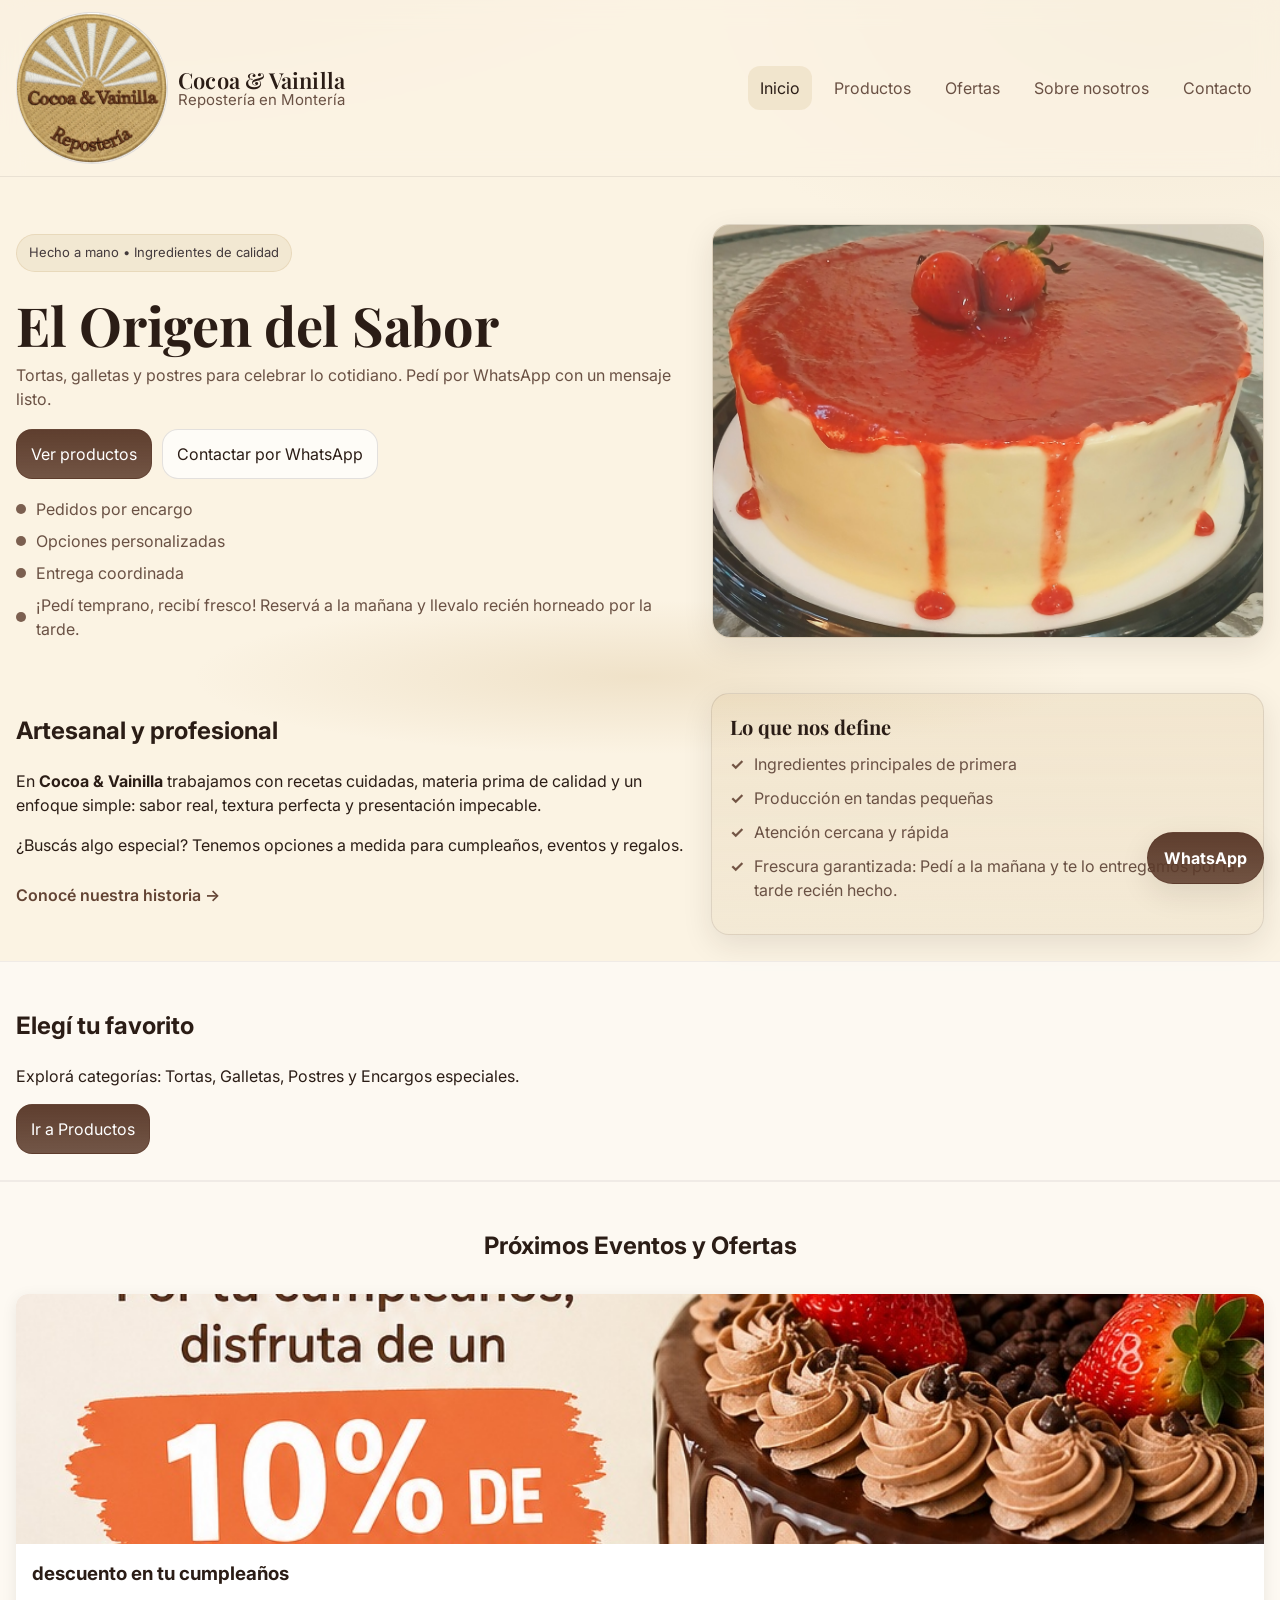
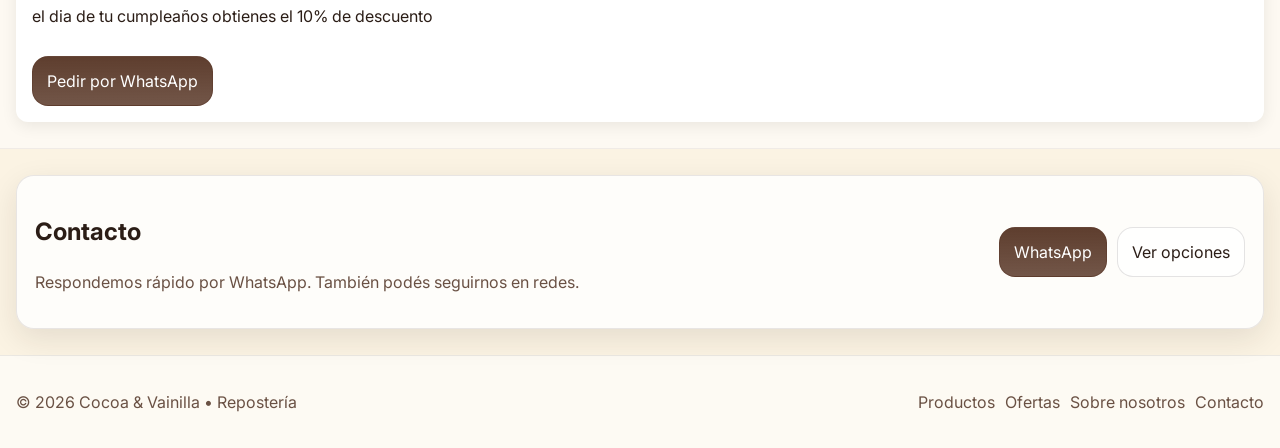
<file: index.html>
<!doctype html>
<html lang="es">
<head>
  <meta charset="utf-8" />
  <meta name="viewport" content="width=device-width, initial-scale=1" />
  <meta name="description" content="Cocoa & Vainilla: repostería artesanal en Montería. Tortas, galletas, postres y encargos especiales. Pedidos por WhatsApp." />
  <title>Cocoa &amp; Vainilla | Repostería artesanal en Montería</title>

  <meta name="robots" content="index,follow" />
  <link rel="canonical" href="https://reposteriacocoayvainilla.co/" />

  <meta property="og:site_name" content="Cocoa & Vainilla" />
  <meta property="og:type" content="website" />
  <meta property="og:url" content="https://reposteriacocoayvainilla.co/" />
  <meta property="og:title" content="Cocoa & Vainilla | Repostería artesanal en Montería" />
  <meta property="og:description" content="Tortas, galletas, postres y encargos especiales. Pedí por WhatsApp." />
  <meta property="og:image" content="https://reposteriacocoayvainilla.co/og-image.png" />
  <meta property="og:image:width" content="1200" />
  <meta property="og:image:height" content="630" />

  <meta name="twitter:card" content="summary_large_image" />
  <meta name="twitter:title" content="Cocoa & Vainilla | Repostería artesanal en Montería" />
  <meta name="twitter:description" content="Tortas, galletas, postres y encargos especiales. Pedí por WhatsApp." />
  <meta name="twitter:image" content="https://reposteriacocoayvainilla.co/og-image.png" />

  <link rel="preconnect" href="https://fonts.googleapis.com">
  <link rel="preconnect" href="https://fonts.gstatic.com" crossorigin>
  <link href="https://fonts.googleapis.com/css2?family=Inter:wght@300;400;600&family=Playfair+Display:wght@500;600&display=swap" rel="stylesheet">

  <link rel="stylesheet" href="styles.css" />

  <link rel="icon" href="favicon.ico" sizes="any" />
  <link rel="icon" type="image/png" href="favicon-32x32.png" sizes="32x32" />
  <link rel="apple-touch-icon" href="apple-touch-icon.png" />
</head>
<body>
  <a class="skip-link" href="#contenido">Saltar al contenido</a>

  <header class="site-header" data-header>
    <div class="container header-inner">
      <a class="brand" href="index.html" aria-label="Ir al inicio">
        <img src="logo.jpg" alt="Cocoa & Vainilla" width="28" height="28" />
        <span class="brand-text">
          <strong>Cocoa &amp; Vainilla</strong>
          <span>Repostería en Montería</span>
        </span>
      </a>

      <button class="nav-toggle" type="button" aria-expanded="false" aria-controls="site-nav" data-nav-toggle>
        <span class="sr-only">Abrir menú</span>
        <span class="nav-toggle-bars" aria-hidden="true"></span>
      </button>

      <nav id="site-nav" class="site-nav" data-nav>
        <a href="index.html" aria-current="page">Inicio</a>
        <a href="products.html">Productos</a>
        <a href="ofertas.html">Ofertas</a>
        <a href="about.html">Sobre nosotros</a>
        <a href="contact.html">Contacto</a>
      </nav>
    </div>
  </header>

  <main id="contenido">
    <!-- 1. INICIO / HERO -->
    <section class="hero" aria-label="Presentación">
      <div class="container hero-grid">
        <div class="hero-copy">
          <p class="chip">Hecho a mano • Ingredientes de calidad</p>
          <h1>El Origen del Sabor</h1>
          <p class="lead">
            Tortas, galletas y postres para celebrar lo cotidiano.
            Pedí por WhatsApp con un mensaje listo.
          </p>

          <div class="hero-actions">
            <a class="btn btn-primary" href="products.html">Ver productos</a>
            <a class="btn btn-ghost" href="#contacto" data-whatsapp-link data-whatsapp-message="Hola, estoy interesado en sus productos de repostería.">
              Contactar por WhatsApp
            </a>
          </div>

          <ul class="hero-highlights" aria-label="Beneficios">
            <li>Pedidos por encargo</li>
            <li>Opciones personalizadas</li>
            <li>Entrega coordinada</li>
             <li>¡Pedí temprano, recibí fresco! Reservá a la mañana y llevalo recién horneado por la tarde.</li>
          </ul>
        </div>

        <div class="hero-media" aria-hidden="true">
          <img class="hero-image" src="hero-1.jpg" alt="Torta artesanal Cocoa & Vainilla" />
        </div>
      </div>
      <div class="hero-glow" aria-hidden="true"></div>
    </section>

    <!-- 4. SOBRE NOSOTROS (resumen en inicio) -->
    <section class="section" data-animate>
      <div class="container two-col">
        <div>
          <h2>Artesanal y profesional</h2>
          <p>
            En <strong>Cocoa &amp; Vainilla</strong> trabajamos con recetas cuidadas, materia prima de calidad
            y un enfoque simple: sabor real, textura perfecta y presentación impecable.
          </p>
          <p>
            ¿Buscás algo especial? Tenemos opciones a medida para cumpleaños, eventos y regalos.
          </p>
          <a class="text-link" href="about.html">Conocé nuestra historia →</a>
        </div>
        <div class="card card-soft">
          <h3 class="card-title">Lo que nos define</h3>
          <ul class="check-list">
            <li>Ingredientes principales de primera</li>
            <li>Producción en tandas pequeñas</li>
            <li>Atención cercana y rápida</li>
              <li>Frescura garantizada: Pedí a la mañana y te lo entregamos por la tarde recién hecho.</li>
          </ul>
        </div>
      </div>
    </section>

    <!-- CTA a productos -->
    <section class="section section-alt" data-animate>
      <div class="container cta">
        <div>
          <h2>Elegí tu favorito</h2>
          <p>Explorá categorías: Tortas, Galletas, Postres y Encargos especiales.</p>
        </div>
        <a class="btn btn-primary" href="products.html">Ir a Productos</a>
      </div>
    </section>
<section class="section section-alt" id="ofertas-feed">
  <div class="container">
    <h2 style="text-align: center; margin-bottom: 30px;">Próximos Eventos y Ofertas</h2>
    <div id="offers-feed" class="offers-grid">
      </div>
  </div>
</section>
    <!-- 5. CONTACTO (mini en inicio) -->
    <section id="contacto" class="section" data-animate>
      <div class="container">
        <div class="contact-card">
          <div>
            <h2>Contacto</h2>
            <p class="muted">Respondemos rápido por WhatsApp. También podés seguirnos en redes.</p>
          </div>

          <div class="contact-actions">
            <a class="btn btn-primary" href="#" data-whatsapp-link data-whatsapp-message="Hola, estoy interesado en sus productos de repostería.">WhatsApp</a>
            <a class="btn btn-ghost" href="contact.html">Ver opciones</a>
          </div>
        </div>
      </div>
    </section>
  </main>

  <footer class="site-footer">
    <div class="container footer-inner">
      <p class="muted">© <span data-year></span> Cocoa &amp; Vainilla • Repostería</p>
      <div class="footer-links">
        <a href="products.html">Productos</a>
        <a href="ofertas.html">Ofertas</a>
        <a href="about.html">Sobre nosotros</a>
        <a href="contact.html">Contacto</a>
      </div>
    </div>
  </footer>

  <a class="wa-float" href="#" data-whatsapp-link aria-label="Escribir por WhatsApp">WhatsApp</a>

 <!-- Panel de administración local (versión mejorada) -->
<div id="admin-panel" style="display:none; position:fixed; top:0; left:0; width:100vw; height:100vh; background:rgba(0,0,0,0.65); z-index:9999; align-items:flex-start; justify-content:center; overflow-y:auto; padding:20px 12px;">
  <div style="background:#fff; padding:32px; border-radius:12px; max-width:520px; width:100%; box-shadow:0 8px 32px #0002; position:relative; margin:auto;">
    <button id="admin-close" style="position:absolute; top:12px; right:12px; font-size:24px; background:none; border:none; cursor:pointer; color:#666;">×</button>
    
    <h2>Editar productos</h2>
    
    <select id="admin-product-select" style="width:100%; margin-bottom:16px; padding:10px;"></select>
    
    <div style="display:flex; gap:8px; margin-bottom:12px;">
      <select id="admin-category" style="flex:1; padding:10px;"></select>
      <input id="admin-new-category" placeholder="Nueva categoría" style="flex:1; padding:10px;" />
      <button id="admin-add-category" style="padding:0 14px;">+</button>
    </div>

    <input id="admin-name" placeholder="Nombre del producto" style="width:100%; margin-bottom:10px; padding:10px;" />
    <textarea id="admin-desc" placeholder="Descripción completa" style="width:100%; height:80px; margin-bottom:10px; padding:10px;"></textarea>
    <input id="admin-price" placeholder="Precio base (COP)" type="number" style="width:100%; margin-bottom:10px; padding:10px;" />
    <label for="admin-price-type" style="display:block; font-size:13px; color:#888; margin-bottom:4px;">Tipo de precio</label>
    <select id="admin-price-type" style="width:100%; margin-bottom:10px; padding:10px;">
      <option value="fixed">Precio fijo</option>
      <option value="from">Desde (precio mínimo)</option>
      <option value="variable">Precio variable</option>
      <option value="quote">Cotizar</option>
      <option value="custom">Referencia (personalizado)</option>
    </select>
    <input id="admin-image" placeholder="URL de imagen (opcional)" style="width:100%; margin-bottom:10px; padding:10px;" />
    
    <input id="admin-image-file" type="file" accept="image/*" style="width:100%; margin-bottom:12px;" />
    <img id="admin-image-preview" style="display:none; max-width:100%; margin-bottom:12px; border-radius:8px;" alt="Vista previa" />

    <div style="display:flex; gap:12px; margin-top:20px;">
      <button id="admin-save" style="flex:1; background:#c7a56b; color:white; border:none; padding:14px; border-radius:8px; font-weight:bold; font-size:16px;">
        Guardar cambios
      </button>
      <button id="admin-delete" style="flex:1; background:#e74c3c; color:white; border:none; padding:14px; border-radius:8px; font-weight:bold; font-size:16px; display:none;">
        Eliminar producto
      </button>
    </div>

    <p style="font-size:13px; color:#888; margin-top:16px; text-align:center;">
      <hr style="margin: 20px 0; border: 0; border-top: 1px solid #eee;">
<h3>Gestionar Ofertas (Feed)</h3>
<select id="admin-offer-select" style="width:100%; margin-bottom:12px; padding:10px;"></select>
<input id="admin-offer-title" placeholder="Título de la oferta (ej: 2x1 Martes)" style="width:100%; margin-bottom:10px; padding:10px;" />
<textarea id="admin-offer-desc" placeholder="Descripción de la oferta..." style="width:100%; height:60px; margin-bottom:10px; padding:10px;"></textarea>

<div style="display:flex; gap:8px; margin-bottom:10px;">
  <label style="flex:1; font-size:12px; color:#888;">Desde
    <input id="admin-offer-start" type="date" style="width:100%; margin-top:4px; padding:8px;" />
  </label>
  <label style="flex:1; font-size:12px; color:#888;">Hasta
    <input id="admin-offer-end" type="date" style="width:100%; margin-top:4px; padding:8px;" />
  </label>
</div>

<label style="display:flex; align-items:center; gap:8px; font-size:13px; color:#555; margin-bottom:10px;">
  <input id="admin-offer-active" type="checkbox" checked /> Publicada (visible en la web)
</label>

<div style="display:flex; gap:12px;">
  <button id="admin-offer-save" style="flex:1; background:#4CAF50; color:white; border:none; padding:10px; border-radius:6px; font-weight:bold;">
    Guardar Oferta
  </button>
  <button id="admin-offer-delete" style="flex:1; background:#e74c3c; color:white; border:none; padding:10px; border-radius:6px; font-weight:bold; display:none;">
    Eliminar Oferta
  </button>
</div>
      Solo visible para ti (IndexedDB local)
    </p>
  </div>
</div>
  <script src="script.js" defer></script>
  <script type="module" src="offers.js"></script>
  <script type="module" src="admin.js"></script>
</body>
</html>
</file>
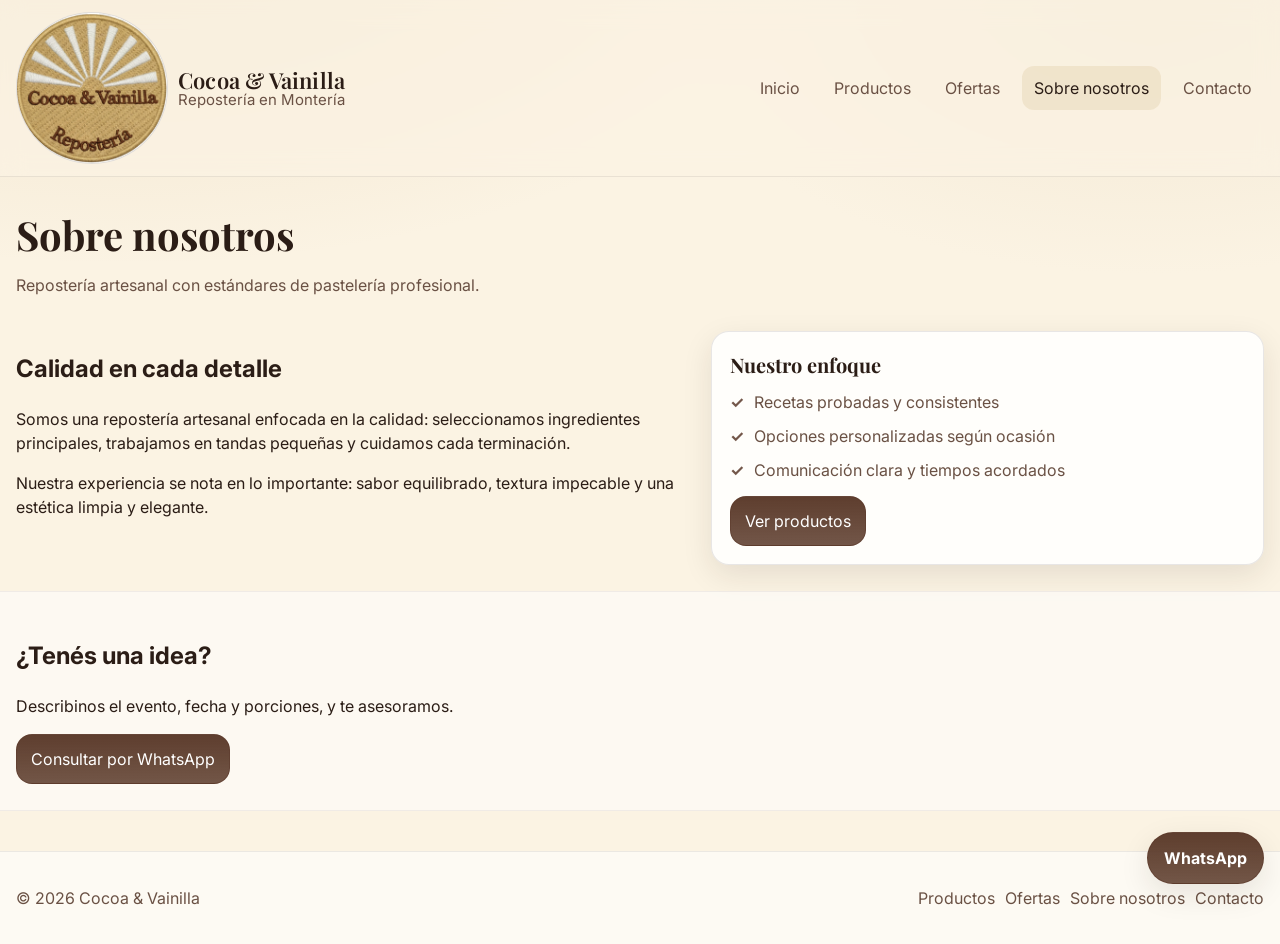
<file: about.html>
<!doctype html>
<html lang="es">
<head>
  <meta charset="utf-8" />
  <meta name="viewport" content="width=device-width, initial-scale=1" />
  <meta name="description" content="Conocé Cocoa & Vainilla: repostería artesanal en Montería con enfoque en calidad, ingredientes y atención cercana." />
  <title>Sobre nosotros | Cocoa &amp; Vainilla</title>

  <meta name="robots" content="index,follow" />
  <link rel="canonical" href="https://reposteriacocoayvainilla.co/about.html" />

  <meta property="og:site_name" content="Cocoa & Vainilla" />
  <meta property="og:type" content="website" />
  <meta property="og:url" content="https://reposteriacocoayvainilla.co/about.html" />
  <meta property="og:title" content="Sobre nosotros | Cocoa & Vainilla" />
  <meta property="og:description" content="Calidad en cada detalle: recetas cuidadas, tandas pequeñas y presentación impecable." />
  <meta property="og:image" content="https://reposteriacocoayvainilla.co/og-image.png" />
  <meta property="og:image:width" content="1200" />
  <meta property="og:image:height" content="630" />

  <meta name="twitter:card" content="summary_large_image" />
  <meta name="twitter:title" content="Sobre nosotros | Cocoa & Vainilla" />
  <meta name="twitter:description" content="Calidad en cada detalle: recetas cuidadas, tandas pequeñas y presentación impecable." />
  <meta name="twitter:image" content="https://reposteriacocoayvainilla.co/og-image.png" />

  <link rel="preconnect" href="https://fonts.googleapis.com">
  <link rel="preconnect" href="https://fonts.gstatic.com" crossorigin>
  <link href="https://fonts.googleapis.com/css2?family=Inter:wght@300;400;600&family=Playfair+Display:wght@500;600&display=swap" rel="stylesheet">

  <link rel="stylesheet" href="styles.css" />

  <link rel="icon" href="favicon.ico" sizes="any" />
  <link rel="icon" type="image/png" href="favicon-32x32.png" sizes="32x32" />
  <link rel="apple-touch-icon" href="apple-touch-icon.png" />
</head>
<body>
  <a class="skip-link" href="#contenido">Saltar al contenido</a>

  <header class="site-header" data-header>
    <div class="container header-inner">
      <a class="brand" href="index.html" aria-label="Ir al inicio">
        <img src="logo.jpg" alt="Cocoa & Vainilla" width="28" height="28" />
        <span class="brand-text">
          <strong>Cocoa &amp; Vainilla</strong>
          <span>Repostería en Montería</span>
        </span>
      </a>

      <button class="nav-toggle" type="button" aria-expanded="false" aria-controls="site-nav" data-nav-toggle>
        <span class="sr-only">Abrir menú</span>
        <span class="nav-toggle-bars" aria-hidden="true"></span>
      </button>

      <nav id="site-nav" class="site-nav" data-nav>
        <a href="index.html">Inicio</a>
        <a href="products.html">Productos</a>
        <a href="ofertas.html">Ofertas</a>
        <a href="about.html" aria-current="page">Sobre nosotros</a>
        <a href="contact.html">Contacto</a>
      </nav>
    </div>
  </header>

  <main id="contenido" class="page">
    <section class="page-hero" data-animate>
      <div class="container">
        <h1>Sobre nosotros</h1>
        <p class="lead">Repostería artesanal con estándares de pastelería profesional.</p>
      </div>
    </section>

    <section class="section" data-animate>
      <div class="container two-col">
        <div>
          <h2>Calidad en cada detalle</h2>
          <p>
            Somos una repostería artesanal enfocada en la calidad: seleccionamos ingredientes principales,
            trabajamos en tandas pequeñas y cuidamos cada terminación.
          </p>
          <p>
            Nuestra experiencia se nota en lo importante: sabor equilibrado, textura impecable y una estética
            limpia y elegante.
          </p>
        </div>

        <div class="card">
          <h3 class="card-title">Nuestro enfoque</h3>
          <ul class="check-list">
            <li>Recetas probadas y consistentes</li>
            <li>Opciones personalizadas según ocasión</li>
            <li>Comunicación clara y tiempos acordados</li>
          </ul>
          <a class="btn btn-primary" href="products.html">Ver productos</a>
        </div>
      </div>
    </section>

    <section class="section section-alt" data-animate>
      <div class="container">
        <div class="cta">
          <div>
            <h2>¿Tenés una idea?</h2>
            <p>Describinos el evento, fecha y porciones, y te asesoramos.</p>
          </div>
          <a class="btn btn-primary" href="#" data-whatsapp-link data-whatsapp-message="Hola, estoy interesado en sus productos de repostería.">Consultar por WhatsApp</a>
        </div>
      </div>
    </section>
  </main>

  <footer class="site-footer">
    <div class="container footer-inner">
      <p class="muted">© <span data-year></span> Cocoa &amp; Vainilla</p>
      <div class="footer-links">
        <a href="products.html">Productos</a>
        <a href="ofertas.html">Ofertas</a>
        <a href="about.html">Sobre nosotros</a>
        <a href="contact.html">Contacto</a>
      </div>
    </div>
  </footer>

  <a class="wa-float" href="#" data-whatsapp-link aria-label="Escribir por WhatsApp">WhatsApp</a>

  <script src="script.js" defer></script>
</body>
</html>
</file>
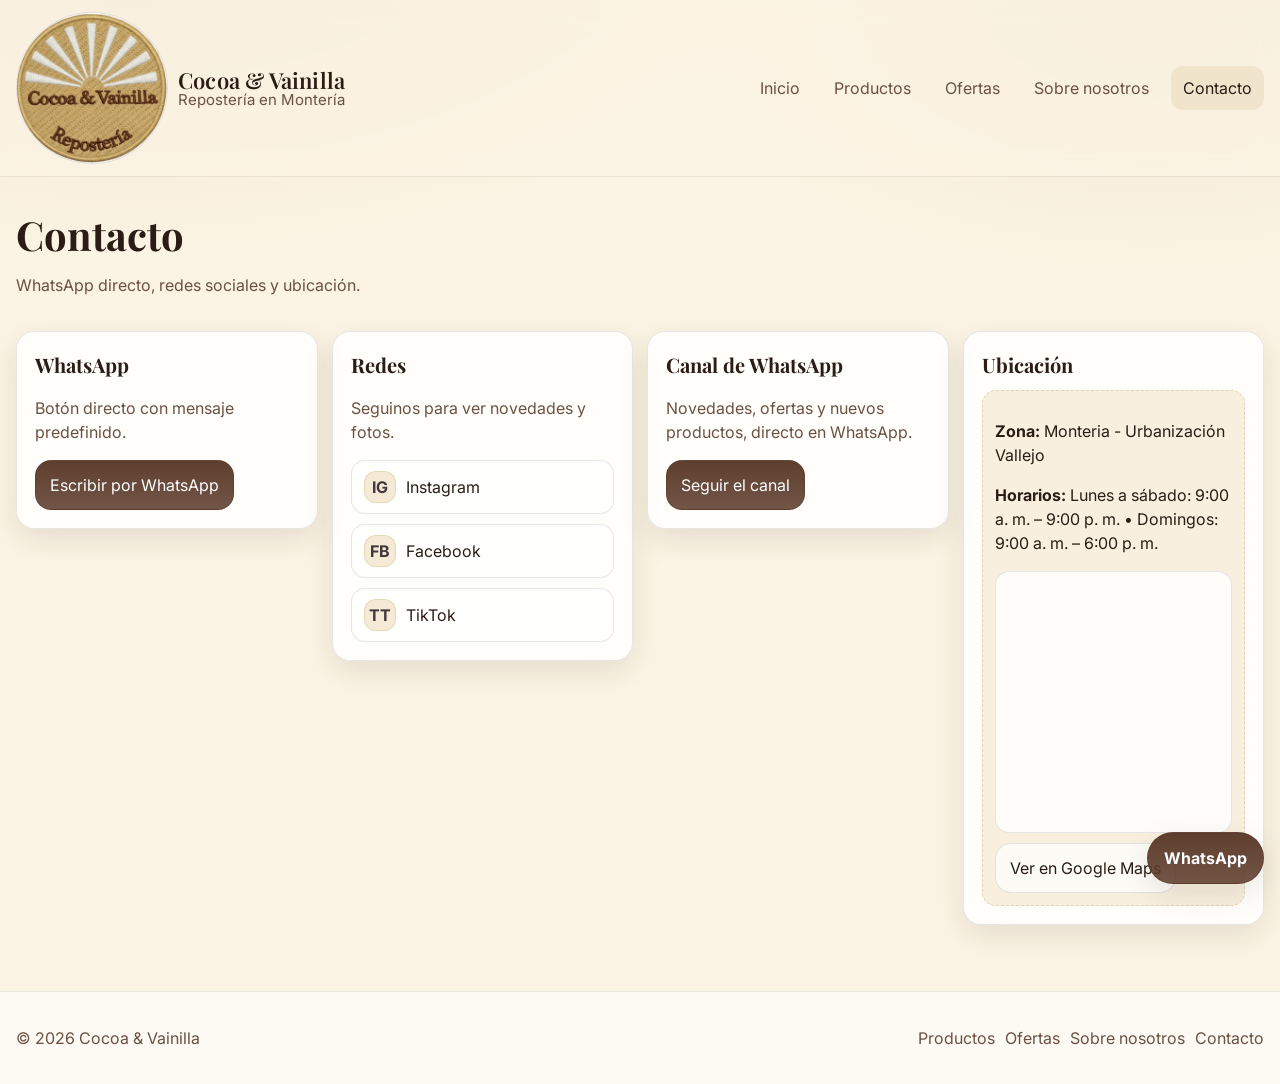
<file: contact.html>
<!doctype html>
<html lang="es">
<head>
  <meta charset="utf-8" />
  <meta name="viewport" content="width=device-width, initial-scale=1" />
  <meta name="description" content="Contacto de Cocoa & Vainilla en Montería: WhatsApp, redes sociales, ubicación en Urbanización Vallejo y horarios." />
  <title>Contacto | Cocoa &amp; Vainilla</title>

  <meta name="robots" content="index,follow" />
  <link rel="canonical" href="https://reposteriacocoayvainilla.co/contact.html" />

  <meta property="og:site_name" content="Cocoa & Vainilla" />
  <meta property="og:type" content="website" />
  <meta property="og:url" content="https://reposteriacocoayvainilla.co/contact.html" />
  <meta property="og:title" content="Contacto | Cocoa & Vainilla" />
  <meta property="og:description" content="WhatsApp directo, redes sociales, ubicación y horarios. Urbanización Vallejo, Montería." />
  <meta property="og:image" content="https://reposteriacocoayvainilla.co/og-image.png" />
  <meta property="og:image:width" content="1200" />
  <meta property="og:image:height" content="630" />

  <meta name="twitter:card" content="summary_large_image" />
  <meta name="twitter:title" content="Contacto | Cocoa & Vainilla" />
  <meta name="twitter:description" content="WhatsApp directo, redes sociales, ubicación y horarios. Urbanización Vallejo, Montería." />
  <meta name="twitter:image" content="https://reposteriacocoayvainilla.co/og-image.png" />

  <link rel="preconnect" href="https://fonts.googleapis.com">
  <link rel="preconnect" href="https://fonts.gstatic.com" crossorigin>
  <link href="https://fonts.googleapis.com/css2?family=Inter:wght@300;400;600&family=Playfair+Display:wght@500;600&display=swap" rel="stylesheet">

  <link rel="stylesheet" href="styles.css" />

  <link rel="icon" href="favicon.ico" sizes="any" />
  <link rel="icon" type="image/png" href="favicon-32x32.png" sizes="32x32" />
  <link rel="apple-touch-icon" href="apple-touch-icon.png" />
</head>
<body>
  <a class="skip-link" href="#contenido">Saltar al contenido</a>

  <header class="site-header" data-header>
    <div class="container header-inner">
      <a class="brand" href="index.html" aria-label="Ir al inicio">
        <img src="logo.jpg" alt="Cocoa & Vainilla" width="28" height="28" />
        <span class="brand-text">
          <strong>Cocoa &amp; Vainilla</strong>
          <span>Repostería en Montería</span>
        </span>
      </a>

      <button class="nav-toggle" type="button" aria-expanded="false" aria-controls="site-nav" data-nav-toggle>
        <span class="sr-only">Abrir menú</span>
        <span class="nav-toggle-bars" aria-hidden="true"></span>
      </button>

      <nav id="site-nav" class="site-nav" data-nav>
        <a href="index.html">Inicio</a>
        <a href="products.html">Productos</a>
        <a href="ofertas.html">Ofertas</a>
        <a href="about.html">Sobre nosotros</a>
        <a href="contact.html" aria-current="page">Contacto</a>
      </nav>
    </div>
  </header>

  <main id="contenido" class="page">
    <section class="page-hero" data-animate>
      <div class="container">
        <h1>Contacto</h1>
        <p class="lead">WhatsApp directo, redes sociales y ubicación.</p>
      </div>
    </section>

    <section class="section" data-animate>
      <div class="container contact-grid">
        <div class="card">
          <h2 class="card-title">WhatsApp</h2>
          <p class="muted">Botón directo con mensaje predefinido.</p>
          <a class="btn btn-primary" href="#" data-whatsapp-link data-whatsapp-message="Hola, estoy interesado en sus productos de repostería.">Escribir por WhatsApp</a>
        </div>

        <div class="card">
          <h2 class="card-title">Redes</h2>
          <p class="muted">Seguinos para ver novedades y fotos.</p>
          <div class="social-links">
            <a class="social" href="https://www.instagram.com/cocoayvainillamonteria/" target="_blank" rel="noreferrer">
              <span class="social-icon" aria-hidden="true">IG</span>
              <span>Instagram</span>
            </a>
            <a class="social" href="https://www.facebook.com/cocoayvainillas/" target="_blank" rel="noreferrer">
              <span class="social-icon" aria-hidden="true">FB</span>
              <span>Facebook</span>
            </a>
            <a class="social" href="https://www.tiktok.com/@cocoayvainillamonteria" target="_blank" rel="noreferrer">
              <span class="social-icon" aria-hidden="true">TT</span>
              <span>TikTok</span>
            </a>
          </div>
        </div>

        <div class="card">
          <h2 class="card-title">Canal de WhatsApp</h2>
          <p class="muted">Novedades, ofertas y nuevos productos, directo en WhatsApp.</p>
          <a class="btn btn-primary" href="https://whatsapp.com/channel/0029Va5mctK9sBID65fqrt33" target="_blank" rel="noreferrer">Seguir el canal</a>
        </div>

        <div class="card">
          <h2 class="card-title">Ubicación</h2>
          <div class="location-box">
            <p><strong>Zona:</strong> Monteria - Urbanización Vallejo</p>
            <p><strong>Horarios:</strong> Lunes a sábado: 9:00 a. m. – 9:00 p. m. • Domingos: 9:00 a. m. – 6:00 p. m.</p>

            <div class="map-embed" aria-label="Mapa de ubicación">
              <iframe
                title="Mapa de Cocoa & Vainilla"
                loading="lazy"
                referrerpolicy="no-referrer-when-downgrade"
                src="https://www.google.com/maps?q=Cocoa%20y%20Vainilla%20Reposter%C3%ADa&ll=8.7545735,-75.8995759&z=20&output=embed">
              </iframe>
            </div>

            <div class="contact-actions" style="margin-top: 10px;">
              <a class="btn btn-ghost" href="https://www.google.com/maps/place/Cocoa+y+Vainilla+Reposter%C3%ADa/@8.7545349,-75.8996526,20.25z/data=!4m6!3m5!1s0x8e5a2fe91d3d0db5:0xeb01cf75e0e7cfb4!8m2!3d8.7545735!4d-75.8995759!16s%2Fg%2F11x2y6gdbt?entry=ttu" target="_blank" rel="noreferrer">Ver en Google Maps</a>
            </div>
          </div>
        </div>
      </div>
    </section>
  </main>

  <footer class="site-footer">
    <div class="container footer-inner">
      <p class="muted">© <span data-year></span> Cocoa &amp; Vainilla</p>
      <div class="footer-links">
        <a href="products.html">Productos</a>
        <a href="ofertas.html">Ofertas</a>
        <a href="about.html">Sobre nosotros</a>
        <a href="contact.html">Contacto</a>
      </div>
    </div>
  </footer>

  <a class="wa-float" href="#" data-whatsapp-link aria-label="Escribir por WhatsApp">WhatsApp</a>

  <script src="script.js" defer></script>
</body>
</html>
</file>
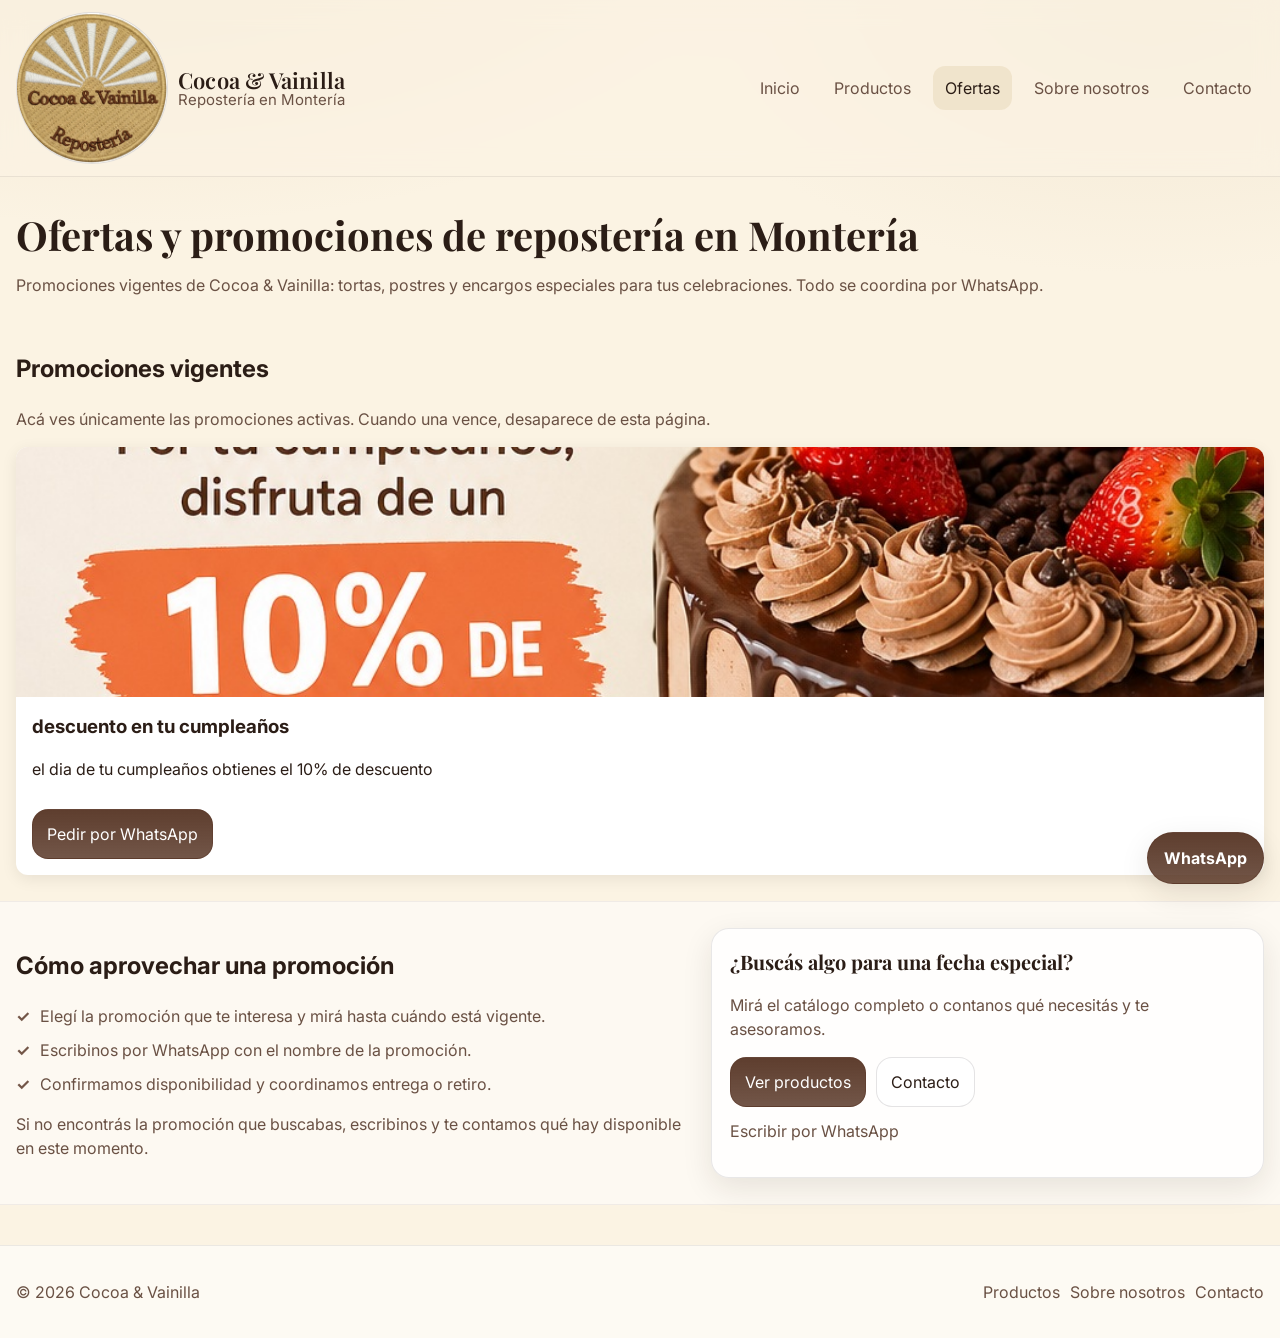
<file: ofertas.html>
<!doctype html>
<html lang="es">
<head>
  <meta charset="utf-8" />
  <meta name="viewport" content="width=device-width, initial-scale=1" />
  <meta name="description" content="Descubre las ofertas y promociones de Cocoa &amp; Vainilla en Montería. Encuentra tortas, postres y repostería para tus celebraciones." />
  <title>Ofertas y promociones de repostería en Montería | Cocoa &amp; Vainilla</title>

  <meta name="robots" content="index,follow" />
  <link rel="canonical" href="https://reposteriacocoayvainilla.co/ofertas.html" />

  <meta property="og:site_name" content="Cocoa & Vainilla" />
  <meta property="og:type" content="website" />
  <meta property="og:url" content="https://reposteriacocoayvainilla.co/ofertas.html" />
  <meta property="og:title" content="Ofertas y promociones de repostería en Montería | Cocoa &amp; Vainilla" />
  <meta property="og:description" content="Descubre las ofertas y promociones de Cocoa &amp; Vainilla en Montería. Encuentra tortas, postres y repostería para tus celebraciones." />
  <meta property="og:image" content="https://reposteriacocoayvainilla.co/og-image.png" />
  <meta property="og:image:width" content="1200" />
  <meta property="og:image:height" content="630" />

  <meta name="twitter:card" content="summary_large_image" />
  <meta name="twitter:title" content="Ofertas y promociones de repostería en Montería | Cocoa &amp; Vainilla" />
  <meta name="twitter:description" content="Descubre las ofertas y promociones de Cocoa &amp; Vainilla en Montería. Encuentra tortas, postres y repostería para tus celebraciones." />
  <meta name="twitter:image" content="https://reposteriacocoayvainilla.co/og-image.png" />

  <link rel="preconnect" href="https://fonts.googleapis.com">
  <link rel="preconnect" href="https://fonts.gstatic.com" crossorigin>
  <link href="https://fonts.googleapis.com/css2?family=Inter:wght@300;400;600&family=Playfair+Display:wght@500;600&display=swap" rel="stylesheet">

  <link rel="stylesheet" href="styles.css" />

  <link rel="icon" href="favicon.ico" sizes="any" />
  <link rel="icon" type="image/png" href="favicon-32x32.png" sizes="32x32" />
  <link rel="apple-touch-icon" href="apple-touch-icon.png" />
</head>
<body>
  <a class="skip-link" href="#contenido">Saltar al contenido</a>

  <header class="site-header" data-header>
    <div class="container header-inner">
      <a class="brand" href="index.html" aria-label="Ir al inicio">
        <img src="logo.jpg" alt="Cocoa & Vainilla" width="28" height="28" />
        <span class="brand-text">
          <strong>Cocoa &amp; Vainilla</strong>
          <span>Repostería en Montería</span>
        </span>
      </a>

      <button class="nav-toggle" type="button" aria-expanded="false" aria-controls="site-nav" data-nav-toggle>
        <span class="sr-only">Abrir menú</span>
        <span class="nav-toggle-bars" aria-hidden="true"></span>
      </button>

      <nav id="site-nav" class="site-nav" data-nav>
        <a href="index.html">Inicio</a>
        <a href="products.html">Productos</a>
        <a href="ofertas.html" aria-current="page">Ofertas</a>
        <a href="about.html">Sobre nosotros</a>
        <a href="contact.html">Contacto</a>
      </nav>
    </div>
  </header>

  <main id="contenido" class="page">
    <section class="page-hero">
      <div class="container">
        <h1>Ofertas y promociones de repostería en Montería</h1>
        <p class="lead">Promociones vigentes de Cocoa &amp; Vainilla: tortas, postres y encargos especiales para tus celebraciones. Todo se coordina por WhatsApp.</p>
      </div>
    </section>

    <section class="section">
      <div class="container">
        <h2>Promociones vigentes</h2>
        <p class="muted">Acá ves únicamente las promociones activas. Cuando una vence, desaparece de esta página.</p>

        <div id="offers-feed" class="offers-feed"></div>

        <noscript>
          <p class="muted">Para ver las promociones vigentes necesitás activar JavaScript en tu navegador. También podés <a href="contact.html">escribirnos desde la página de contacto</a> y te contamos las promociones actuales.</p>
        </noscript>
      </div>
    </section>

    <section class="section section-alt">
      <div class="container two-col">
        <div>
          <h2>Cómo aprovechar una promoción</h2>
          <ul class="check-list">
            <li>Elegí la promoción que te interesa y mirá hasta cuándo está vigente.</li>
            <li>Escribinos por WhatsApp con el nombre de la promoción.</li>
            <li>Confirmamos disponibilidad y coordinamos entrega o retiro.</li>
          </ul>
          <p class="muted">Si no encontrás la promoción que buscabas, <a href="contact.html">escribinos</a> y te contamos qué hay disponible en este momento.</p>
        </div>

        <div class="card">
          <h2 class="card-title">¿Buscás algo para una fecha especial?</h2>
          <p class="muted">Mirá el catálogo completo o contanos qué necesitás y te asesoramos.</p>
          <div class="contact-actions">
            <a class="btn btn-primary" href="products.html">Ver productos</a>
            <a class="btn btn-ghost" href="contact.html">Contacto</a>
          </div>
          <p class="muted" style="margin-top:12px;"><a href="#" data-whatsapp-link data-whatsapp-message="Hola, quiero consultar por las promociones vigentes.">Escribir por WhatsApp</a></p>
        </div>
      </div>
    </section>
  </main>

  <footer class="site-footer">
    <div class="container footer-inner">
      <p class="muted">© <span data-year></span> Cocoa &amp; Vainilla</p>
      <div class="footer-links">
        <a href="products.html">Productos</a>
        <a href="about.html">Sobre nosotros</a>
        <a href="contact.html">Contacto</a>
      </div>
    </div>
  </footer>

  <a class="wa-float" href="#" data-whatsapp-link aria-label="Escribir por WhatsApp">WhatsApp</a>

  <script src="script.js" defer></script>
  <script type="module" src="offers.js"></script>
</body>
</html>
</file>
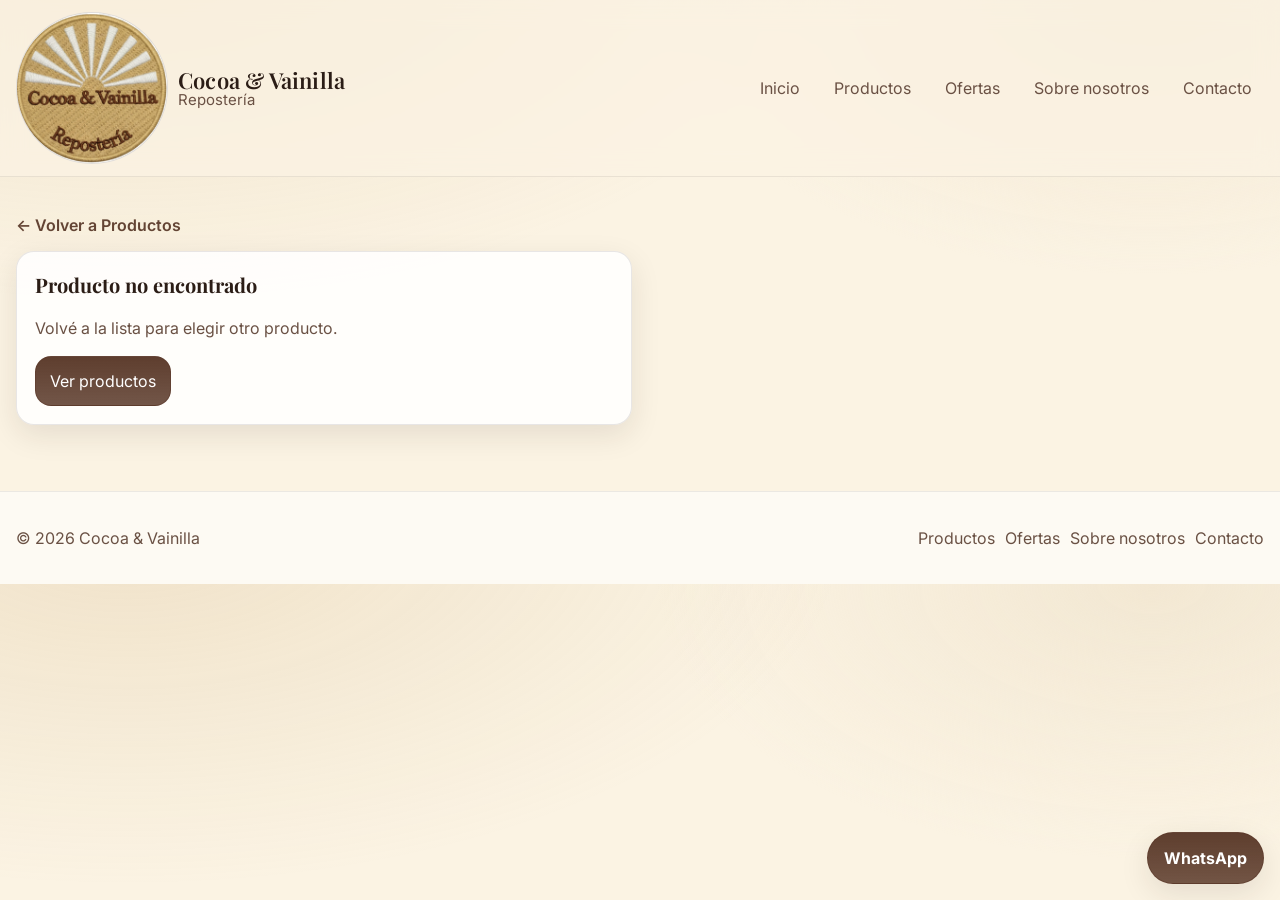
<file: product.html>
<!doctype html>
<html lang="es">
<head>
  <meta charset="utf-8" />
  <meta name="viewport" content="width=device-width, initial-scale=1" />
  <meta name="description" content="Detalle de producto de Cocoa & Vainilla. Ver descripción, precio y pedir por WhatsApp." />
  <title>Detalle de producto | Cocoa &amp; Vainilla</title>

  <meta name="robots" content="index,follow" />
  <link rel="canonical" href="https://reposteriacocoayvainilla.co/product.html" />

  <meta property="og:site_name" content="Cocoa & Vainilla" />
  <meta property="og:type" content="website" />
  <meta property="og:url" content="https://reposteriacocoayvainilla.co/product.html" />
  <meta property="og:title" content="Detalle de producto | Cocoa & Vainilla" />
  <meta property="og:description" content="Ver detalles y pedir por WhatsApp." />
  <meta property="og:image" content="https://reposteriacocoayvainilla.co/og-image.png" />
  <meta property="og:image:width" content="1200" />
  <meta property="og:image:height" content="630" />

  <meta name="twitter:card" content="summary_large_image" />
  <meta name="twitter:title" content="Detalle de producto | Cocoa & Vainilla" />
  <meta name="twitter:description" content="Ver detalles y pedir por WhatsApp." />
  <meta name="twitter:image" content="https://reposteriacocoayvainilla.co/og-image.png" />

  <link rel="preconnect" href="https://fonts.googleapis.com">
  <link rel="preconnect" href="https://fonts.gstatic.com" crossorigin>
  <link href="https://fonts.googleapis.com/css2?family=Inter:wght@300;400;600&family=Playfair+Display:wght@500;600&display=swap" rel="stylesheet">

  <link rel="stylesheet" href="styles.css" />

  <link rel="icon" href="favicon.ico" sizes="any" />
  <link rel="icon" type="image/png" href="favicon-32x32.png" sizes="32x32" />
  <link rel="apple-touch-icon" href="apple-touch-icon.png" />
</head>
<body>
  <a class="skip-link" href="#contenido">Saltar al contenido</a>

  <header class="site-header" data-header>
    <div class="container header-inner">
      <a class="brand" href="index.html" aria-label="Ir al inicio">
        <img src="logo.jpg" alt="Cocoa & Vainilla" width="28" height="28" />
        <span class="brand-text">
          <strong>Cocoa &amp; Vainilla</strong>
          <span>Repostería</span>
        </span>
      </a>

      <button class="nav-toggle" type="button" aria-expanded="false" aria-controls="site-nav" data-nav-toggle>
        <span class="sr-only">Abrir menú</span>
        <span class="nav-toggle-bars" aria-hidden="true"></span>
      </button>

      <nav id="site-nav" class="site-nav" data-nav>
        <a href="index.html">Inicio</a>
        <a href="products.html">Productos</a>
        <a href="ofertas.html">Ofertas</a>
        <a href="about.html">Sobre nosotros</a>
        <a href="contact.html">Contacto</a>
      </nav>
    </div>
  </header>

  <main id="contenido" class="page">
    <section class="section">
      <div class="container" data-animate>
        <a class="text-link" href="products.html">← Volver a Productos</a>

        <div class="product-detail" data-product-detail>
          <!-- Se completa por JS según ?id= -->
          <div class="skeleton" aria-hidden="true">
            <div class="skeleton-box"></div>
            <div class="skeleton-lines">
              <div></div><div></div><div></div>
            </div>
          </div>

          <noscript>
            <p>Activá JavaScript para ver el detalle del producto.</p>
          </noscript>
        </div>
      </div>
    </section>
  </main>

  <footer class="site-footer">
    <div class="container footer-inner">
      <p class="muted">© <span data-year></span> Cocoa &amp; Vainilla</p>
      <div class="footer-links">
        <a href="products.html">Productos</a>
        <a href="ofertas.html">Ofertas</a>
        <a href="about.html">Sobre nosotros</a>
        <a href="contact.html">Contacto</a>
      </div>
    </div>
  </footer>

  <a class="wa-float" href="#" data-whatsapp-link aria-label="Escribir por WhatsApp">WhatsApp</a>

  <script src="script.js" defer></script>
  <script type="module" src="product-module.js"></script>
</body>
</html>
</file>
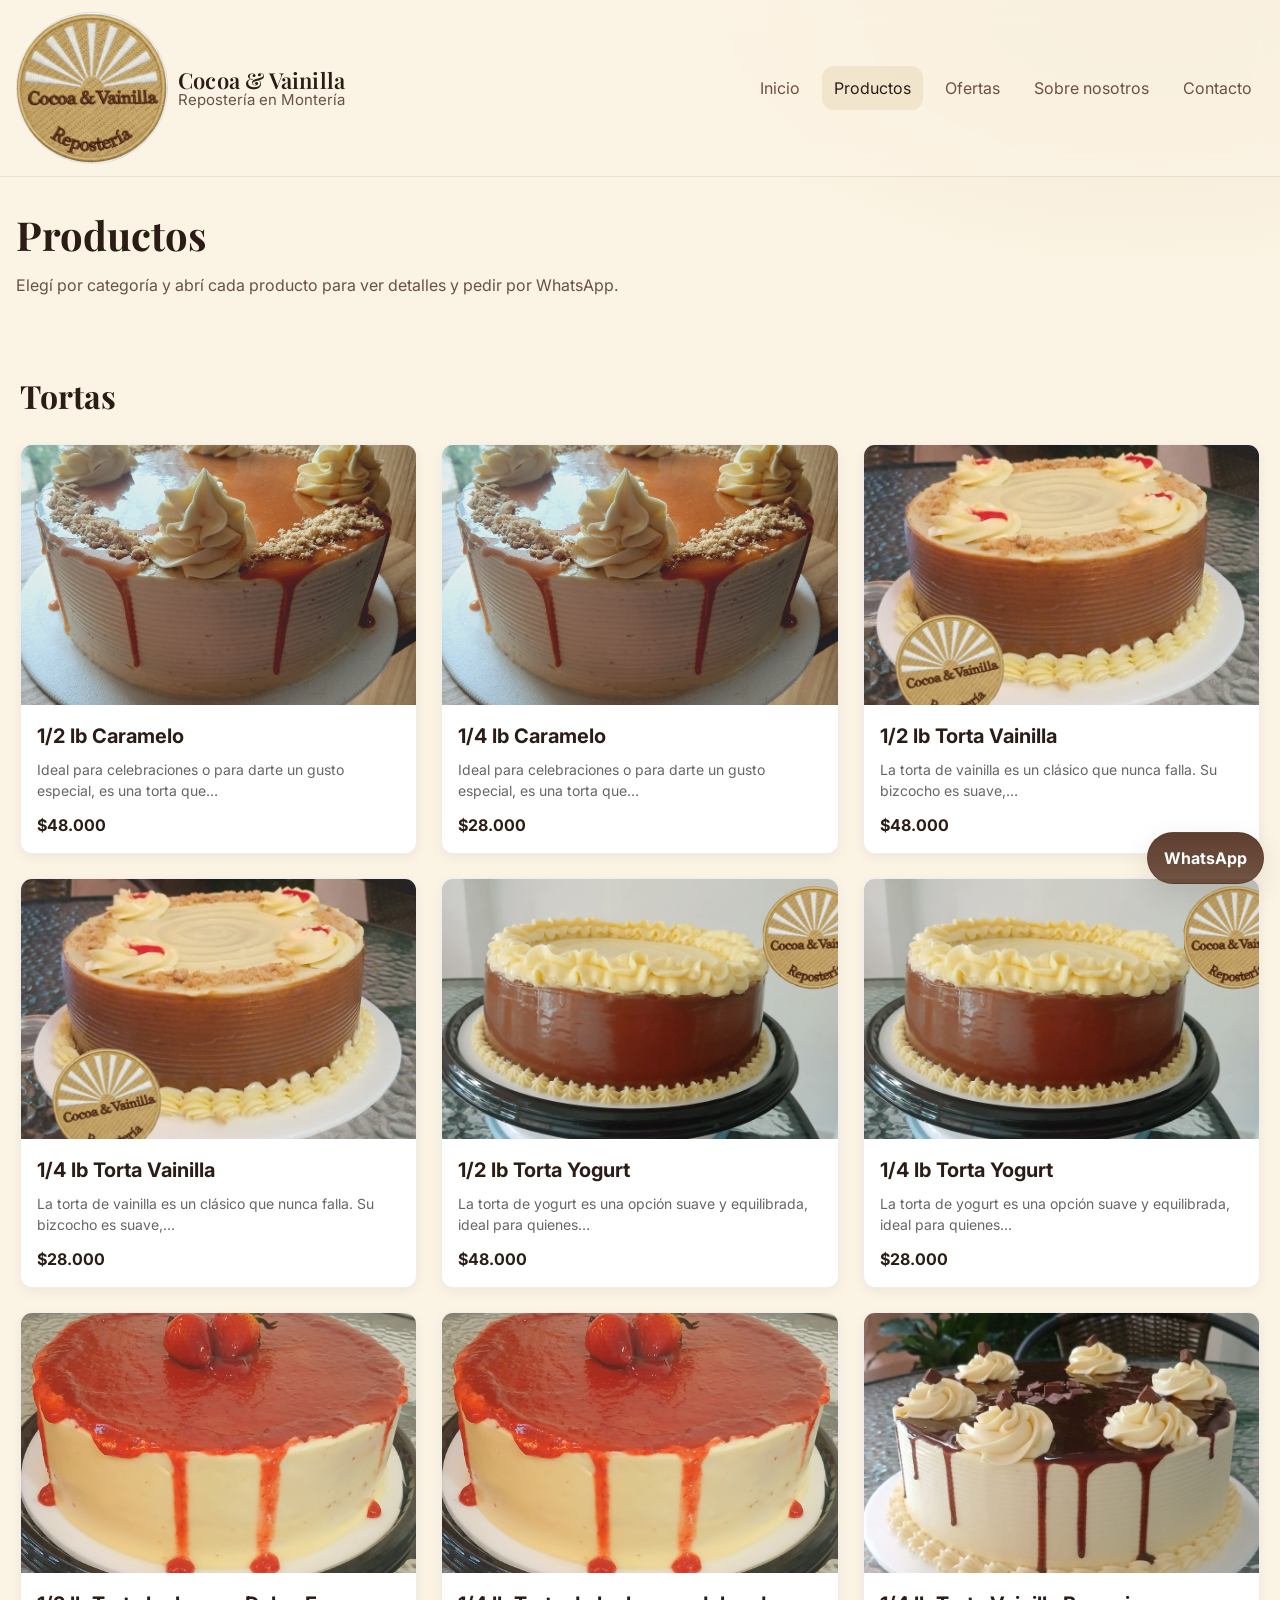
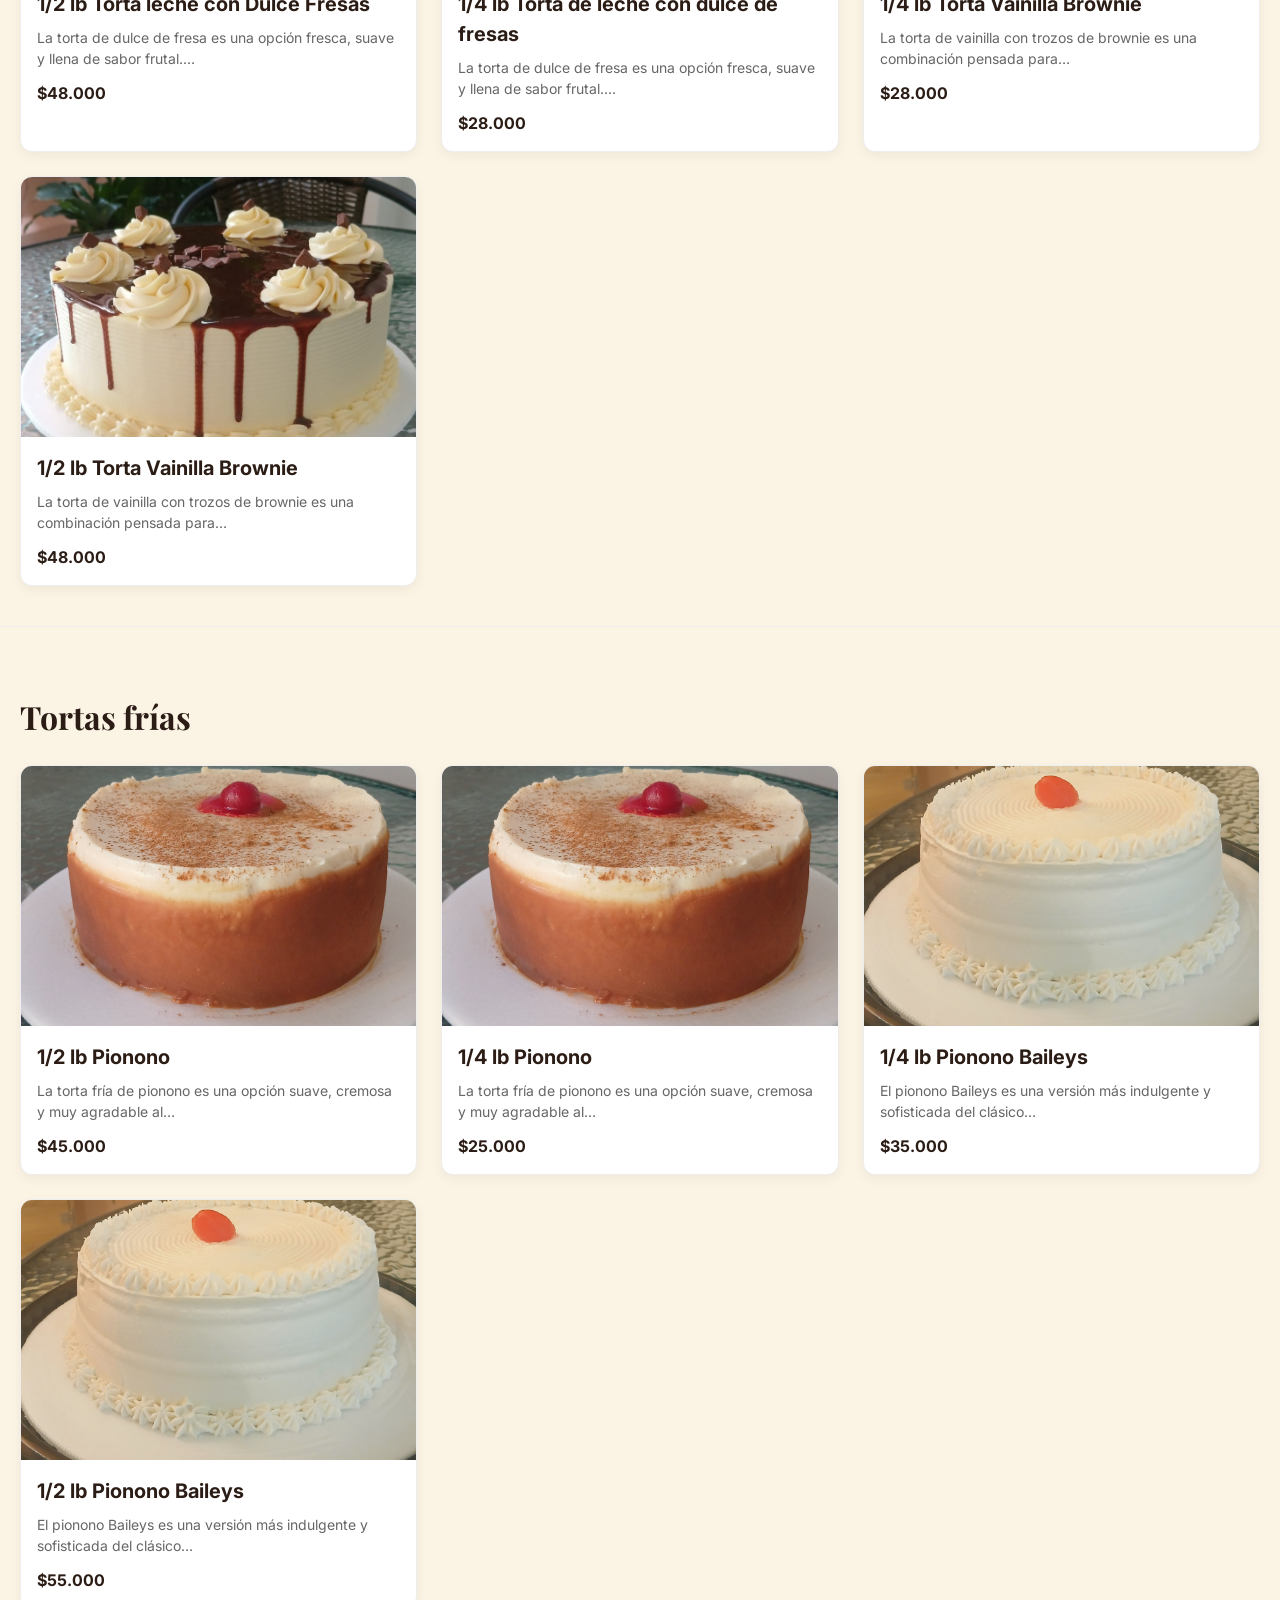
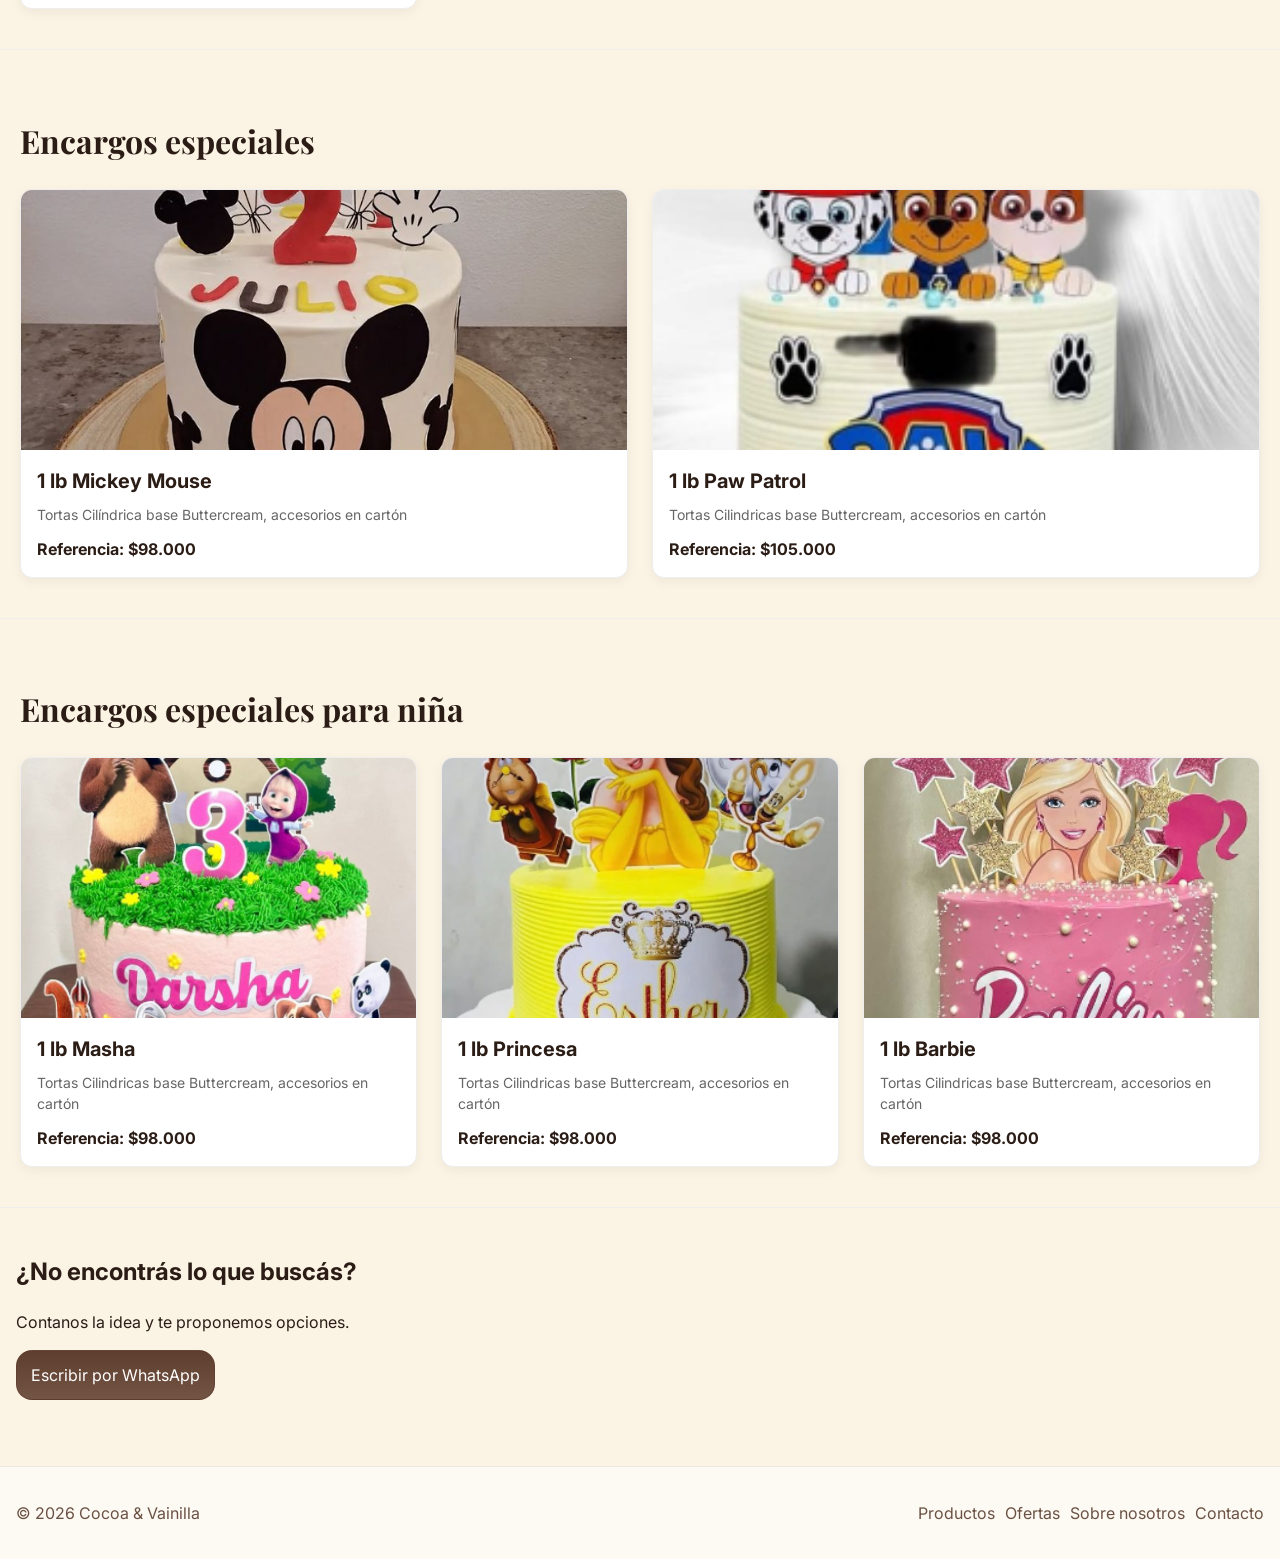
<file: products.html>
<!doctype html>
<html lang="es">
<head>
  <meta charset="utf-8" />
  <meta name="viewport" content="width=device-width, initial-scale=1" />
  <meta name="description" content="Productos de Cocoa & Vainilla: tortas, galletas, postres y encargos especiales en Montería." />
  <title>Productos | Cocoa &amp; Vainilla</title>

  <meta name="robots" content="index,follow" />
  <link rel="canonical" href="https://reposteriacocoayvainilla.co/products.html" />

  <meta property="og:site_name" content="Cocoa & Vainilla" />
  <meta property="og:type" content="website" />
  <meta property="og:url" content="https://reposteriacocoayvainilla.co/products.html" />
  <meta property="og:title" content="Productos | Cocoa &amp; Vainilla" />
  <meta property="og:description" content="Explorá Tortas, Galletas, Postres y Encargos especiales. Pedí por WhatsApp." />
  <meta property="og:image" content="https://reposteriacocoayvainilla.co/og-image.png" />
  <meta property="og:image:width" content="1200" />
  <meta property="og:image:height" content="630" />

  <meta name="twitter:card" content="summary_large_image" />
  <meta name="twitter:title" content="Productos | Cocoa &amp; Vainilla" />
  <meta name="twitter:description" content="Explorá Tortas, Galletas, Postres y Encargos especiales. Pedí por WhatsApp." />
  <meta name="twitter:image" content="https://reposteriacocoayvainilla.co/og-image.png" />

  <link rel="preconnect" href="https://fonts.googleapis.com">
  <link rel="preconnect" href="https://fonts.gstatic.com" crossorigin>
  <link href="https://fonts.googleapis.com/css2?family=Inter:wght@300;400;600&family=Playfair+Display:wght@500;600&display=swap" rel="stylesheet">

  <link rel="stylesheet" href="styles.css" />

  <link rel="icon" href="favicon.ico" sizes="any" />
  <link rel="icon" type="image/png" href="favicon-32x32.png" sizes="32x32" />
  <link rel="apple-touch-icon" href="apple-touch-icon.png" />
</head>
<body>
  <a class="skip-link" href="#contenido">Saltar al contenido</a>

  <header class="site-header" data-header>
    <div class="container header-inner">
      <a class="brand" href="index.html" aria-label="Ir al inicio">
        <img src="logo.jpg" alt="Cocoa & Vainilla" width="28" height="28" />
        <span class="brand-text">
          <strong>Cocoa &amp; Vainilla</strong>
          <span>Repostería en Montería</span>
        </span>
      </a>

      <button class="nav-toggle" type="button" aria-expanded="false" aria-controls="site-nav" data-nav-toggle>
        <span class="sr-only">Abrir menú</span>
        <span class="nav-toggle-bars" aria-hidden="true"></span>
      </button>

      <nav id="site-nav" class="site-nav" data-nav>
        <a href="index.html">Inicio</a>
        <a href="products.html" aria-current="page">Productos</a>
        <a href="ofertas.html">Ofertas</a>
        <a href="about.html">Sobre nosotros</a>
        <a href="contact.html">Contacto</a>
      </nav>
    </div>
  </header>

<main id="contenido" class="page">
  <section class="page-hero" data-animate>
    <div class="container">
      <h1>Productos</h1>
      <p class="lead">Elegí por categoría y abrí cada producto para ver detalles y pedir por WhatsApp.</p>
    </div>
  </section>

  <!-- CONTENEDOR DINÁMICO -->
  <div id="dynamic-categories"></div>

  <section class="section" data-animate>
    <div class="container cta">
      <div>
        <h2>¿No encontrás lo que buscás?</h2>
        <p>Contanos la idea y te proponemos opciones.</p>
      </div>
      <a class="btn btn-primary" href="#" data-whatsapp-link data-whatsapp-message="Hola, estoy interesado en sus productos de repostería.">Escribir por WhatsApp</a>
    </div>
  </section>
</main>

  <footer class="site-footer">
    <div class="container footer-inner">
      <p class="muted">© <span data-year></span> Cocoa &amp; Vainilla</p>
      <div class="footer-links">
        <a href="products.html">Productos</a>
        <a href="ofertas.html">Ofertas</a>
        <a href="about.html">Sobre nosotros</a>
        <a href="contact.html">Contacto</a>
      </div>
    </div>
  </footer>

  <a class="wa-float" href="#" data-whatsapp-link aria-label="Escribir por WhatsApp">WhatsApp</a>

  <script src="script.js" defer></script>
  <script type="module" src="products-module.js"></script>
</body>
</html>
</file>
<file: styles.css>
/*
  Cocoa & Vainilla — estilos base
  - Mobile first, responsive
  - Paleta pastel (CSS variables)
  - Animaciones simples (hover + fade-in)
*/

:root {
  /* Colores inspirados en el logo (beige/dorado + café) */
  --bg: #fbf3e3;
  --surface: #ffffff;
  --surface-2: #f4e7cf;
  --text: #2b1d16;
  --muted: #6a5144;

  --primary: #5b3a2a;     /* café */
  --primary-2: #c7a56b;   /* dorado */
  --accent: #efe3cc;      /* crema */

  --border: rgba(43, 29, 22, 0.14);
  --shadow: 0 10px 30px rgba(43, 29, 22, 0.10);

  --radius: 18px;
  --radius-sm: 14px;

  --container: 1280px;
  --gap: 16px;
}

*,
*::before,
*::after {
  box-sizing: border-box;
}

html {
  scroll-behavior: smooth;
}

body {
  margin: 0;
  font-family: Inter, system-ui, -apple-system, Segoe UI, Roboto, Arial, sans-serif;
  color: var(--text);
  background: radial-gradient(1200px 600px at 10% -10%, rgba(199, 165, 107, 0.22), transparent 60%),
    radial-gradient(900px 500px at 90% 0%, rgba(239, 227, 204, 0.70), transparent 55%),
    var(--bg);
  line-height: 1.5;
}

img {
  max-width: 100%;
  height: auto;
  display: block;
}

a {
  color: inherit;
  text-decoration: none;
}

a:focus-visible,
button:focus-visible {
  outline: 3px solid rgba(199, 165, 107, 0.55);
  outline-offset: 2px;
  border-radius: 10px;
}

.container {
  width: min(var(--container), 100% - 32px);
  margin-inline: auto;
}

.skip-link {
  position: absolute;
  left: -999px;
  top: 12px;
  background: var(--surface);
  border: 1px solid var(--border);
  padding: 10px 12px;
  border-radius: 12px;
  z-index: 999;
}

.skip-link:focus {
  left: 12px;
}

/* Header / Nav */
.site-header {
  position: sticky;
  top: 0;
  z-index: 50;
  background: rgba(251, 243, 227, 0.72);
  backdrop-filter: blur(12px);
  border-bottom: 1px solid rgba(36, 27, 34, 0.08);
}

.header-inner {
  display: flex;
  align-items: center;
  justify-content: space-between;
  gap: var(--gap);
  padding: 12px 0;
  position: relative;
}

.brand {
  display: inline-flex;
  align-items: center;
  gap: 10px;
}

.brand img {
  width: 192px;
  height: 192px;
  border-radius: 999px;
  object-fit: cover;
  background: rgba(255, 255, 255, 0.85);
  border: 1px solid rgba(43, 29, 22, 0.14);
}

.brand-text {
  display: grid;
  line-height: 1.1;
}

.brand-text strong {
  font-family: "Playfair Display", serif;
  font-weight: 600;
  letter-spacing: 0.2px;
  font-size: 20px;
}

.brand-text span {
  font-size: 14px;
  color: var(--muted);
}

.site-nav {
  display: none;
  gap: 10px;
}

.site-nav a {
  padding: 10px 12px;
  border-radius: 12px;
  color: var(--muted);
  transition: background-color 160ms ease, color 160ms ease;
}

.site-nav a[aria-current="page"] {
  color: var(--text);
  background: rgba(199, 165, 107, 0.18);
}

.site-nav a:hover {
  background: rgba(239, 227, 204, 0.72);
  color: var(--text);
}

.nav-toggle {
  border: 1px solid rgba(36, 27, 34, 0.12);
  background: var(--surface);
  border-radius: 14px;
  padding: 10px 12px;
  cursor: pointer;
}

.nav-toggle-bars {
  display: inline-block;
  width: 22px;
  height: 14px;
  background:
    linear-gradient(var(--text), var(--text)) 0 0 / 100% 2px,
    linear-gradient(var(--text), var(--text)) 0 50% / 100% 2px,
    linear-gradient(var(--text), var(--text)) 0 100% / 100% 2px;
  background-repeat: no-repeat;
  opacity: 0.85;
}

.nav-open .site-nav {
  display: grid;
  position: absolute;
  right: 0;
  top: calc(100% + 10px);
  width: min(320px, 100%);
  padding: 10px;
  background: rgba(255, 255, 255, 0.92);
  border: 1px solid rgba(36, 27, 34, 0.12);
  border-radius: 16px;
  box-shadow: var(--shadow);
}

/* Hero */
.hero {
  position: relative;
  padding: 44px 0 26px;
}

.hero-grid {
  display: grid;
  gap: 22px;
}

.chip {
  display: inline-flex;
  align-items: center;
  gap: 8px;
  padding: 8px 12px;
  border-radius: 999px;
  background: rgba(239, 227, 204, 0.72);
  border: 1px solid rgba(199, 165, 107, 0.22);
  color: rgba(36, 27, 34, 0.85);
  font-size: 13px;
}

.hero h1 {
  margin: 12px 0 10px;
  font-family: "Playfair Display", serif;
  font-size: clamp(34px, 6vw, 54px);
  line-height: 1.05;
  letter-spacing: -0.3px;
}

.lead {
  margin: 0;
  color: var(--muted);
  font-size: 16px;
}

.hero-actions {
  display: flex;
  flex-wrap: wrap;
  gap: 10px;
  margin-top: 18px;
}

.hero-highlights {
  display: grid;
  gap: 8px;
  padding: 0;
  margin: 18px 0 0;
  list-style: none;
  color: var(--muted);
}

.hero-highlights li {
  display: inline-flex;
  align-items: center;
  gap: 10px;
}

.hero-highlights li::before {
  content: "";
  width: 10px;
  height: 10px;
  border-radius: 50%;
  background: rgba(91, 58, 42, 0.80);
}

.hero-media {
  border-radius: var(--radius);
  overflow: hidden;
  border: 1px solid rgba(36, 27, 34, 0.10);
  background: linear-gradient(180deg, rgba(199, 165, 107, 0.20), rgba(239, 227, 204, 0.60));
  box-shadow: var(--shadow);
}

.hero-image {
  width: 100%;
  aspect-ratio: 4 / 3;
  object-fit: cover;
}

.hero-glow {
  position: absolute;
  inset: auto 0 -120px 0;
  height: 220px;
  background: radial-gradient(closest-side, rgba(199, 165, 107, 0.22), transparent 70%);
  pointer-events: none;
}

/* Sections */
.page {
  padding-bottom: 40px;
}

.page-hero {
  padding: 28px 0 8px;
}

.page-hero h1 {
  font-family: "Playfair Display", serif;
  font-size: clamp(28px, 5vw, 40px);
  margin: 0 0 8px;
}

.section {
  padding: 26px 0;
}

.section-alt {
  background: rgba(255, 255, 255, 0.56);
  border-top: 1px solid rgba(36, 27, 34, 0.06);
  border-bottom: 1px solid rgba(36, 27, 34, 0.06);
}

.section-title {
  font-family: "Playfair Display", serif;
  margin: 0 0 12px;
  font-size: 22px;
}

.two-col {
  display: grid;
  gap: 18px;
}

/* Cards */
.card {
  background: rgba(255, 255, 255, 0.85);
  border: 1px solid rgba(36, 27, 34, 0.10);
  border-radius: var(--radius);
  padding: 18px;
  box-shadow: var(--shadow);
}

.card-soft {
  background: linear-gradient(180deg, rgba(199, 165, 107, 0.16), rgba(239, 227, 204, 0.60));
}

.card-title {
  margin: 0 0 10px;
  font-family: "Playfair Display", serif;
  font-size: 20px;
}

.check-list {
  list-style: none;
  padding: 0;
  margin: 0 0 14px;
  color: var(--muted);
  display: grid;
  gap: 10px;
}

.check-list li {
  display: flex;
  gap: 10px;
}

.check-list li::before {
  content: "✓";
  color: rgba(91, 58, 42, 0.85);
  font-weight: 700;
}

/* Buttons */
.btn {
  display: inline-flex;
  align-items: center;
  justify-content: center;
  gap: 10px;
  border-radius: 16px;
  padding: 12px 14px;
  border: 1px solid rgba(36, 27, 34, 0.12);
  cursor: pointer;
  transition: transform 160ms ease, background-color 160ms ease, border-color 160ms ease;
  user-select: none;
}

.btn:hover {
  transform: translateY(-1px);
}

.btn-primary {
  background: linear-gradient(180deg, rgba(91, 58, 42, 0.98), rgba(91, 58, 42, 0.86));
  color: white;
  border-color: rgba(91, 58, 42, 0.55);
}

.btn-primary:hover {
  background: linear-gradient(180deg, rgba(199, 165, 107, 0.96), rgba(91, 58, 42, 0.92));
}

.btn-ghost {
  background: rgba(255, 255, 255, 0.72);
}

.text-link {
  display: inline-flex;
  align-items: center;
  gap: 8px;
  margin-top: 10px;
  color: rgba(91, 58, 42, 0.95);
  font-weight: 600;
}

/* Product grid */
.product-grid {
  display: grid;
  grid-template-columns: repeat(auto-fit, minmax(320px, 1fr));
  gap: 24px;
  align-items: stretch;
}

.product-card {
  background: var(--surface-2);
  border: 1px solid rgba(36, 27, 34, 0.10);
  border-radius: var(--radius);
  overflow: hidden;
  box-shadow: var(--shadow);
  transition: transform 160ms ease, border-color 160ms ease;
  display: flex;
  flex-direction: column;
  height: 100%;
}

.product-card:hover {
  transform: translateY(-2px);
  border-color: rgba(199, 165, 107, 0.40);
}

.product-thumb {
  background: linear-gradient(180deg, rgba(199, 165, 107, 0.20), rgba(239, 227, 204, 0.60));
  border-bottom: 1px solid rgba(36, 27, 34, 0.08);
}

.product-thumb img {
  width: 100%;
  aspect-ratio: 4 / 3;
  object-fit: cover;
}

.product-body {
  padding: 18px 16px 16px 16px;
  display: flex;
  flex-direction: column;
  flex: 1 1 auto;
}

.product-name {
  margin: 0 0 8px 0;
  font-family: "Playfair Display", serif;
  font-size: 20px;
  font-weight: 600;
}

.product-desc {
  margin: 0 0 12px 0;
  color: var(--muted);
  font-size: 15px;
}

.product-meta {
  display: flex;
  align-items: center;
  justify-content: space-between;
  gap: 10px;
}

.price {
  font-weight: 700;
  color: rgba(36, 27, 34, 0.92);
  font-size: 17px;
  margin-top: auto;
  margin-bottom: 0;
}

.badge {
  font-size: 12px;
  color: rgba(36, 27, 34, 0.85);
  background: rgba(239, 227, 204, 0.72);
  border: 1px solid rgba(199, 165, 107, 0.22);
  padding: 6px 10px;
  border-radius: 999px;
}

/* Product detail */
.product-detail {
  display: grid;
  gap: 16px;
  margin-top: 14px;
}

.product-detail-media {
  border-radius: var(--radius);
  overflow: hidden;
  border: 1px solid rgba(36, 27, 34, 0.10);
  background: rgba(255, 255, 255, 0.92);
  box-shadow: var(--shadow);
}

.product-detail-media img {
  width: 100%;
  aspect-ratio: 16 / 11;
  object-fit: cover;
}

.product-detail-copy h1 {
  margin: 0 0 8px;
  font-family: "Playfair Display", serif;
  font-size: clamp(26px, 5vw, 40px);
}

.product-detail-copy p {
  color: var(--muted);
}

.ingredients {
  margin: 14px 0 16px;
  padding: 14px;
  background: rgba(244, 231, 207, 0.80);
  border: 1px solid rgba(199, 165, 107, 0.22);
  border-radius: var(--radius-sm);
}

.ingredients h3 {
  margin: 0 0 8px;
  font-family: "Playfair Display", serif;
  font-size: 18px;
}

.ingredients ul {
  margin: 0;
  padding-left: 18px;
  color: var(--muted);
}

/* Contact */
.contact-card {
  display: grid;
  gap: 14px;
  align-items: center;
  background: rgba(255, 255, 255, 0.8);
  border: 1px solid rgba(36, 27, 34, 0.10);
  border-radius: var(--radius);
  padding: 18px;
  box-shadow: var(--shadow);
}

.contact-actions {
  display: flex;
  flex-wrap: wrap;
  gap: 10px;
}

.contact-grid {
  display: grid;
  gap: 14px;
  /* Sin esto, las tarjetas cortas (WhatsApp, Redes) se estiran hasta la altura
     de Ubicación y quedan con un hueco blanco grande debajo del contenido. */
  align-items: start;
}

.social-links {
  display: grid;
  gap: 10px;
}

.social {
  display: flex;
  align-items: center;
  gap: 10px;
  padding: 10px 12px;
  border: 1px solid rgba(36, 27, 34, 0.10);
  border-radius: 14px;
  background: rgba(255, 255, 255, 0.7);
  transition: transform 160ms ease, background-color 160ms ease;
}

.social:hover {
  transform: translateY(-1px);
  background: rgba(239, 227, 204, 0.72);
}

.social-icon {
  width: 32px;
  height: 32px;
  border-radius: 12px;
  display: inline-flex;
  align-items: center;
  justify-content: center;
  background: rgba(244, 231, 207, 0.85);
  border: 1px solid rgba(199, 165, 107, 0.28);
  color: rgba(36, 27, 34, 0.86);
  font-weight: 700;
}

.location-box {
  border-radius: 14px;
  padding: 12px;
  background: rgba(244, 231, 207, 0.65);
  border: 1px dashed rgba(199, 165, 107, 0.40);
}

.map-embed {
  margin-top: 10px;
  border-radius: 14px;
  overflow: hidden;
  border: 1px solid rgba(36, 27, 34, 0.10);
  background: rgba(255, 255, 255, 0.85);
}

.map-embed iframe {
  width: 100%;
  height: 260px;
  border: 0;
  display: block;
}

/* Footer */
.site-footer {
  border-top: 1px solid rgba(36, 27, 34, 0.08);
  padding: 18px 0;
  background: rgba(255, 255, 255, 0.58);
}

.footer-inner {
  display: flex;
  flex-wrap: wrap;
  justify-content: space-between;
  align-items: center;
  gap: 12px;
}

.footer-links {
  display: inline-flex;
  flex-wrap: wrap;
  gap: 10px;
  color: var(--muted);
}

.footer-visits {
  display: inline-flex;
  align-items: center;
  gap: 6px;
  white-space: nowrap;
}

.footer-visits strong {
  color: var(--text);
  font-weight: 700;
  font-variant-numeric: tabular-nums;
}

.footer-links a:hover {
  color: var(--text);
}

/* Floating WhatsApp button */
.wa-float {
  position: fixed;
  right: 16px;
  bottom: 16px;
  z-index: 70;
  display: inline-flex;
  align-items: center;
  justify-content: center;
  height: 52px;
  padding: 0 16px;
  border-radius: 999px;
  background: linear-gradient(180deg, rgba(91, 58, 42, 0.98), rgba(91, 58, 42, 0.86));
  color: #fff;
  border: 1px solid rgba(91, 58, 42, 0.55);
  box-shadow: var(--shadow);
  font-weight: 700;
}

.wa-float:hover {
  background: linear-gradient(180deg, rgba(199, 165, 107, 0.96), rgba(91, 58, 42, 0.92));
}

.wa-float:active {
  transform: translateY(1px);
}

/* Utilities */
.muted {
  color: var(--muted);
}

.tip {
  margin-top: 10px;
  color: var(--muted);
  font-size: 13px;
}

.kbd {
  font-family: ui-monospace, SFMono-Regular, Menlo, Monaco, Consolas, "Liberation Mono", "Courier New", monospace;
  background: rgba(36, 27, 34, 0.06);
  border: 1px solid rgba(36, 27, 34, 0.10);
  padding: 2px 6px;
  border-radius: 8px;
}

.sr-only {
  position: absolute;
  width: 1px;
  height: 1px;
  padding: 0;
  margin: -1px;
  overflow: hidden;
  clip: rect(0, 0, 0, 0);
  border: 0;
}

/* Skeleton (detalle de producto) */
.skeleton {
  display: grid;
  gap: 14px;
}

.skeleton-box {
  width: 100%;
  aspect-ratio: 16 / 11;
  border-radius: var(--radius);
  background: linear-gradient(90deg, rgba(36, 27, 34, 0.06), rgba(36, 27, 34, 0.10), rgba(36, 27, 34, 0.06));
  background-size: 200% 100%;
  animation: shimmer 1.2s infinite linear;
}

.skeleton-lines {
  display: grid;
  gap: 10px;
}

.skeleton-lines div {
  height: 14px;
  border-radius: 10px;
  background: linear-gradient(90deg, rgba(36, 27, 34, 0.06), rgba(36, 27, 34, 0.10), rgba(36, 27, 34, 0.06));
  background-size: 200% 100%;
  animation: shimmer 1.2s infinite linear;
}

@keyframes shimmer {
  0% { background-position: 0% 0; }
  100% { background-position: 200% 0; }
}

/* Fade-in on scroll */
[data-animate] {
  opacity: 0;
  transform: translateY(10px);
  transition: opacity 420ms ease, transform 420ms ease;
}

[data-animate].in-view {
  opacity: 1;
  transform: translateY(0);
}

/* Desktop adjustments */
@media (min-width: 760px) {
  .brand img {
    width: 152px;
    height: 152px;
  }

  .brand-text strong {
    font-size: 22px;
  }

  .brand-text span {
    font-size: 15px;
  }

  .site-nav {
    display: inline-flex;
  }

  .nav-toggle {
    display: none;
  }

  .nav-open .site-nav {
    position: static;
    width: auto;
    padding: 0;
    background: transparent;
    border: 0;
    border-radius: 0;
    box-shadow: none;
    display: inline-flex;
  }

  .hero-grid {
    grid-template-columns: 1.1fr 0.9fr;
    align-items: center;
  }

  .two-col {
    grid-template-columns: 1.1fr 0.9fr;
    align-items: start;
  }

  .product-grid {
    grid-template-columns: repeat(3, minmax(0, 1fr));
  }

  .product-detail {
    grid-template-columns: 1fr 1fr;
    align-items: start;
  }

  .contact-card {
    grid-template-columns: 1fr auto;
  }

  .contact-grid {
    grid-template-columns: repeat(2, minmax(0, 1fr));
  }
}

/* Cuatro tarjetas de contacto: en pantallas anchas entran las cuatro en una fila. */
@media (min-width: 1180px) {
  .contact-grid {
    grid-template-columns: repeat(4, minmax(0, 1fr));
  }
}

@media (prefers-reduced-motion: reduce) {
  html { scroll-behavior: auto; }
  * { transition: none !important; animation: none !important; }
}

.offers-feed {
  display: flex;
  flex-direction: column;
  gap: 20px;
}

.offer-card {
  background: #fff;
  border-radius: 12px;
  overflow: hidden;
  box-shadow: 0 4px 16px rgba(0,0,0,0.08);
  transition: transform 0.2s ease;
}

.offer-card:hover {
  transform: translateY(-5px);
}

.offer-img {
  width: 100%;
  height: 250px;
  object-fit: cover;
}

.offer-body {
  padding: 16px;
}

.offer-body h3 {
  margin: 0 0 8px;
}

.offer-date {
  margin: 8px 0 0;
  font-size: 12px;
  color: #888;
}

.offer-cta {
  margin-top: 12px;
}

.offers-grid {
  display: grid;
  grid-template-columns: repeat(auto-fit, minmax(300px, 1fr));
  gap: 20px;
  margin-top: 20px;
}
</file>
